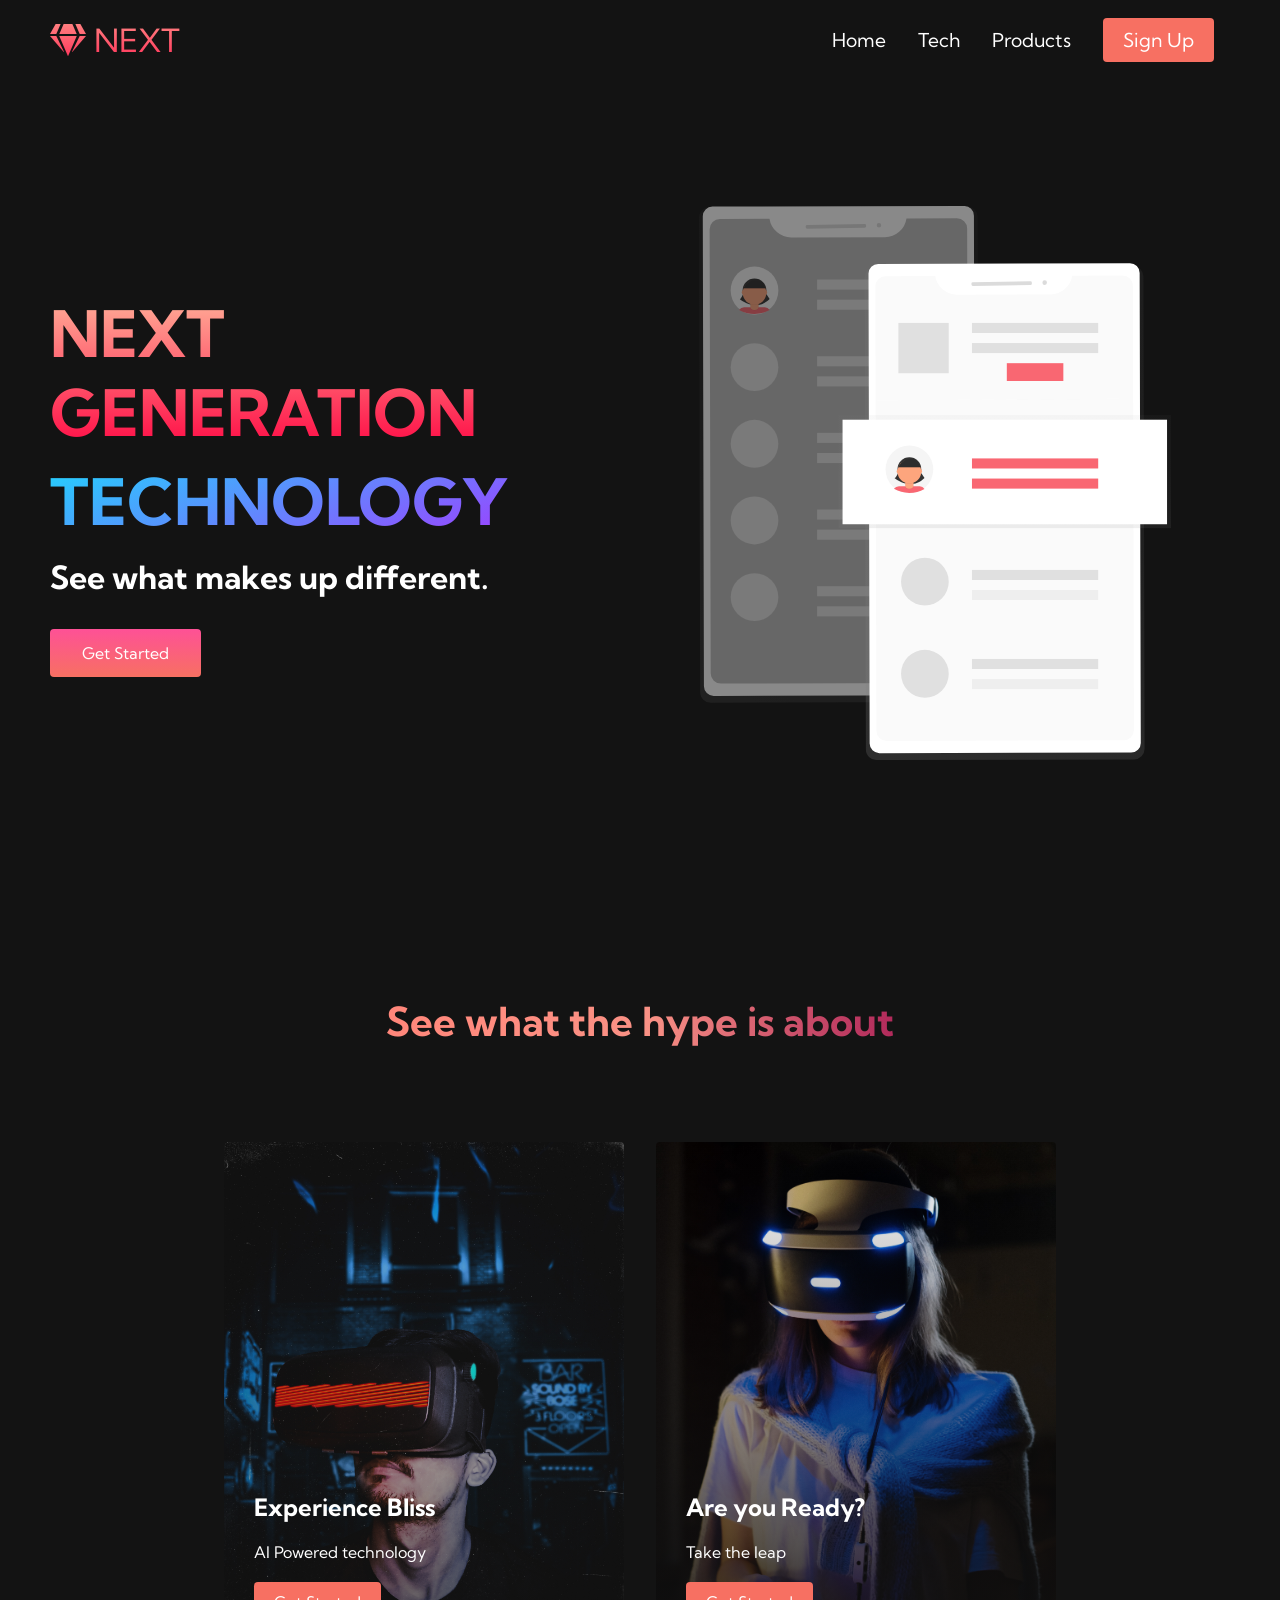
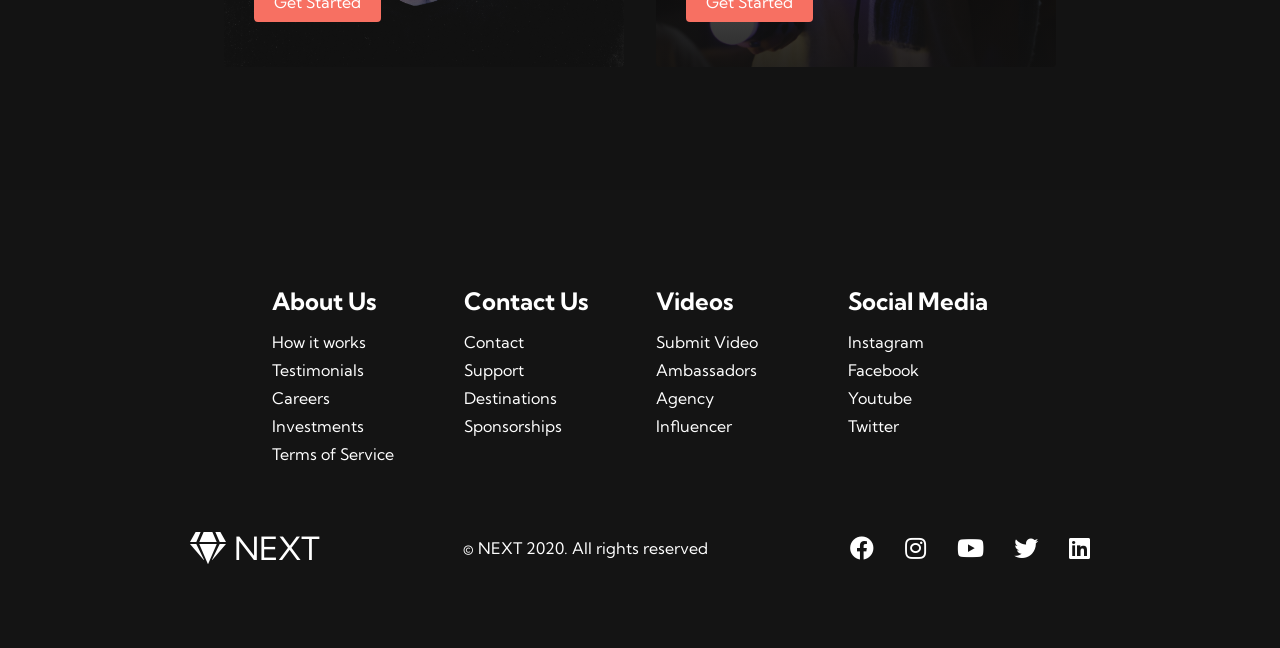
<file: Index.html>
<!DOCTYPE html>
<html lang="en">
  <head>
      
    <meta charset="UTF-8" />
    <meta name="viewport" content="width=device-width, initial-scale=1.0" />
    <title>HTML CSS Website</title>
    <link rel="stylesheet" href="stylesheet.css" />
    <link
      rel="stylesheet"
      href="https://use.fontawesome.com/releases/v5.14.0/css/all.css"
      integrity="sha384-HzLeBuhoNPvSl5KYnjx0BT+WB0QEEqLprO+NBkkk5gbc67FTaL7XIGa2w1L0Xbgc"
      crossorigin="anonymous"
    />
    <link
      href="https://fonts.googleapis.com/css2?family=Kumbh+Sans:wght@400;700&display=swap"
      rel="stylesheet"
    />
  </head>
  <body>
    <!-- Navbar Section -->
    <nav class="navbar">
      <div class="navbar__container">
        <a href="/" id="navbar__logo"><i class="fas fa-gem"></i>NEXT</a>
        <div class="navbar__toggle" id="mobile-menu">
          <span class="bar"></span> <span class="bar"></span>
          <span class="bar"></span>
        </div>
        <ul class="navbar__menu">
          <li class="navbar__item">
            <a href="/" class="navbar__links">Home</a>
          </li>
          <li class="navbar__item">
            <a href="/tech.html" class="navbar__links">Tech</a>
          </li>
          <li class="navbar__item">
            <a href="/products.html" class="navbar__links">Products</a>
          </li>
          <li class="navbar__btn"><a href="/" class="button">Sign Up</a></li>
        </ul>
      </div>
    </nav>

    <!-- Hero Section -->
    <div class="main">
      <div class="main__container">
        <div class="main__content">
          <h1>NEXT GENERATION</h1>
          <h2>TECHNOLOGY</h2>
          <p>See what makes up different.</p>
          <button class="main__btn"><a href="#">Get Started</a></button>
        </div>
        <div class="main__img--container">
          <img id="main__img" src="images/pic1.svg" />
        </div>
      </div>
    </div>

    <!-- Services Section -->
    <div class="services">
      <h1>See what the hype is about</h1>
      <div class="services__container">
        <div class="services__card">
          <h2>Experience Bliss</h2>
          <p>AI Powered technology</p>
          <button>Get Started</button>
        </div>
        <div class="services__card">
          <h2>Are you Ready?</h2>
          <p>Take the leap</p>
          <button>Get Started</button>
        </div>
      </div>
    </div>

    <!-- Footer Section -->
    <div class="footer__container">
      <div class="footer__links">
        <div class="footer__link--wrapper">
          <div class="footer__link--items">
            <h2>About Us</h2>
            <a href="/sign__up">How it works</a> <a href="/">Testimonials</a>
            <a href="/">Careers</a> <a href="/">Investments</a>
            <a href="/">Terms of Service</a>
          </div>
          <div class="footer__link--items">
            <h2>Contact Us</h2>
            <a href="/">Contact</a> <a href="/">Support</a>
            <a href="/">Destinations</a> <a href="/">Sponsorships</a>
          </div>
        </div>
        <div class="footer__link--wrapper">
          <div class="footer__link--items">
            <h2>Videos</h2>
            <a href="/">Submit Video</a> <a href="/">Ambassadors</a>
            <a href="/">Agency</a> <a href="/">Influencer</a>
          </div>
          <div class="footer__link--items">
            <h2>Social Media</h2>
            <a href="/">Instagram</a> <a href="/">Facebook</a>
            <a href="/">Youtube</a> <a href="/">Twitter</a>
          </div>
        </div>
      </div>
      <section class="social__media">
        <div class="social__media--wrap">
          <div class="footer__logo">
            <a href="/" id="footer__logo"><i class="fas fa-gem"></i>NEXT</a>
          </div>
          <p class="website__rights">© NEXT 2020. All rights reserved</p>
          <div class="social__icons">
            <a
              class="social__icon--link"
              href="/"
              target="_blank"
              aria-label="Facebook"
            >
              <i class="fab fa-facebook"></i>
            </a>
            <a
              class="social__icon--link"
              href="/"
              target="_blank"
              aria-label="Instagram"
            >
              <i class="fab fa-instagram"></i>
            </a>
            <a
              class="social__icon--link"
              href="//www.youtube.com/channel/UCsKsymTY_4BYR-wytLjex7A?view_as=subscriber"
              target="_blank"
              aria-label="Youtube"
            >
              <i class="fab fa-youtube"></i>
            </a>
            <a
              class="social__icon--link"
              href="/"
              target="_blank"
              aria-label="Twitter"
            >
              <i class="fab fa-twitter"></i>
            </a>
            <a
              class="social__icon--link"
              href="/"
              target="_blank"
              aria-label="LinkedIn"
            >
              <i class="fab fa-linkedin"></i>
            </a>
          </div>
        </div>
      </section>
    </div>
    <script src="app.js"></script>
  </body>
</html>
</file>
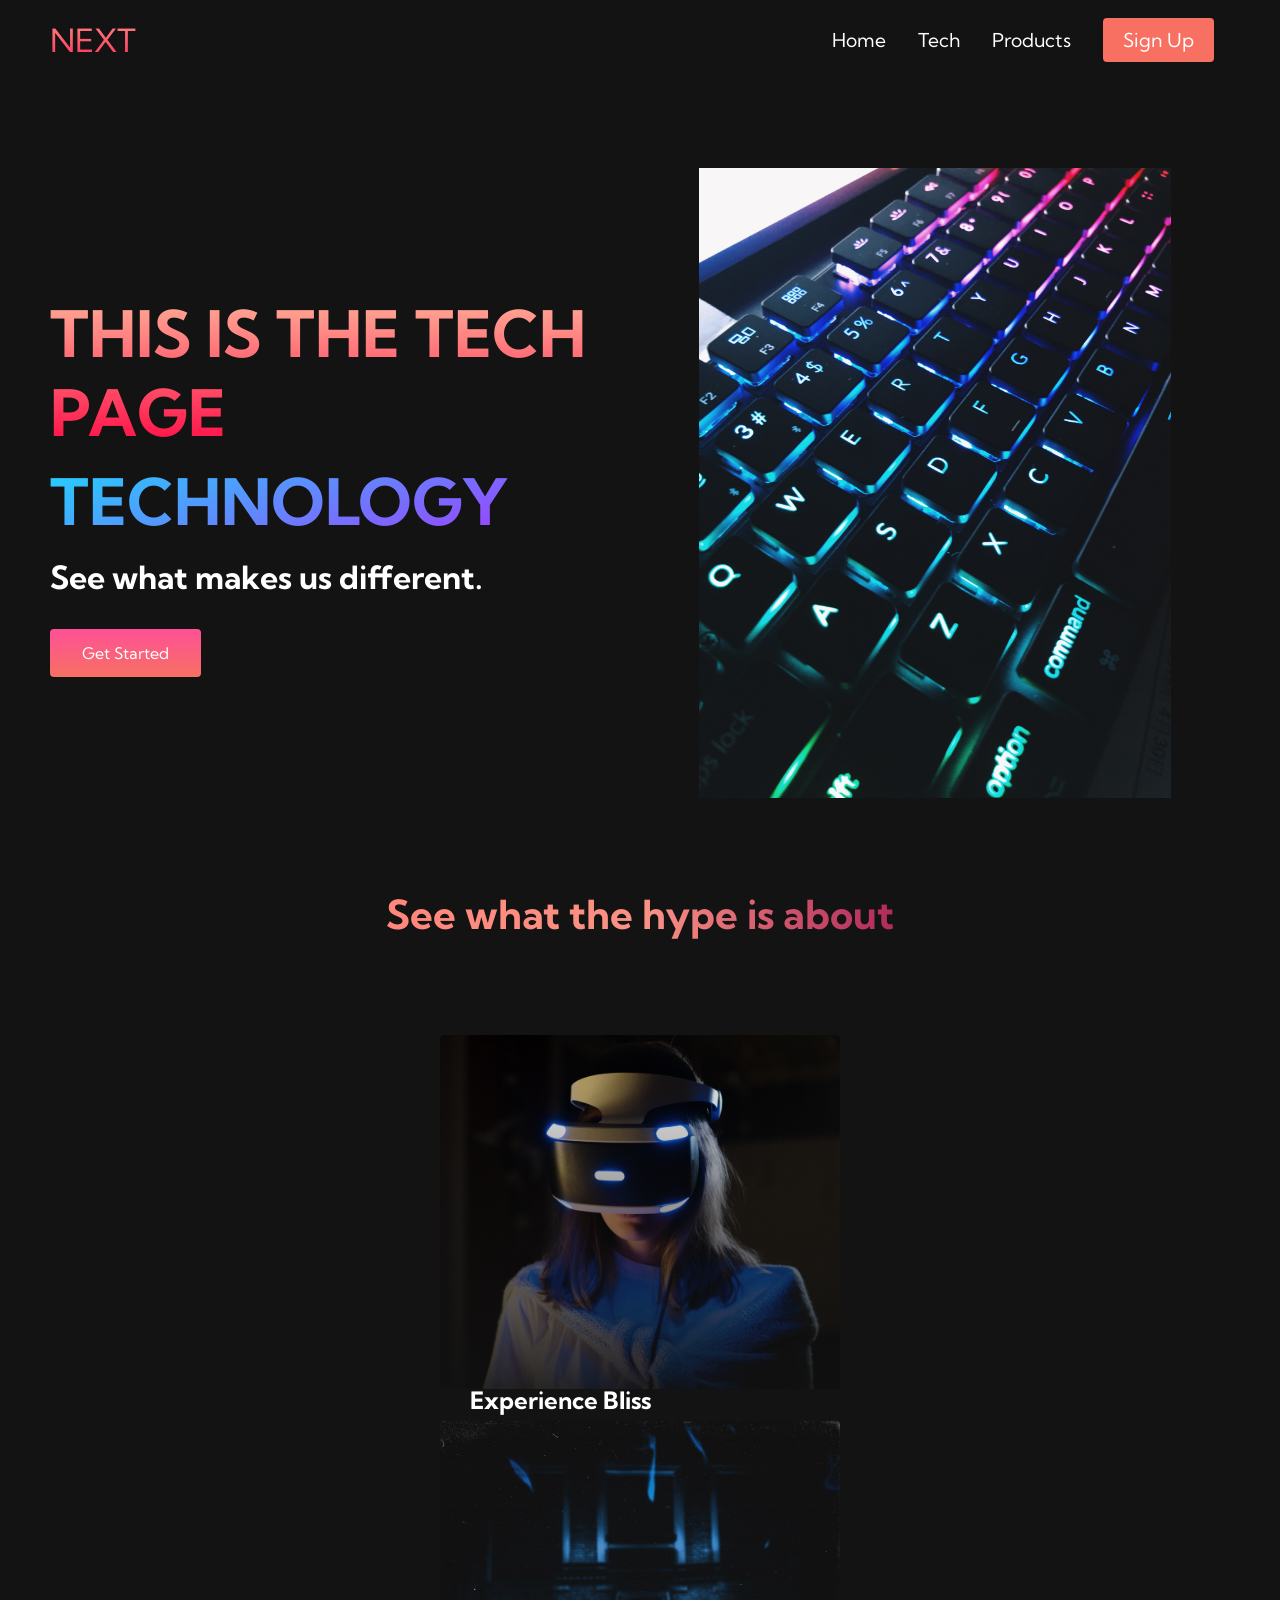
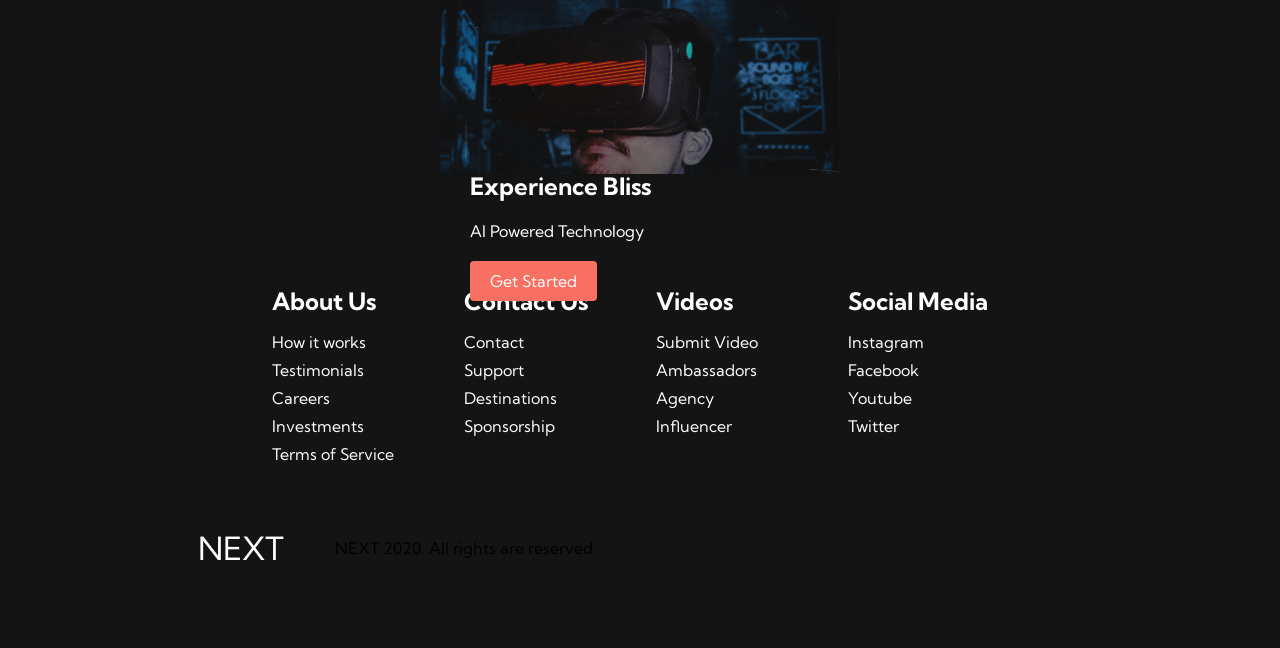
<file: tech.html>
<!DOCTYPE html>
<html lang="en">

<head>
    <meta charset="UTF-8">
    <meta http-equiv="X-UA-Compatible" content="IE=edge">
    <meta name="viewport" content="width=device-width, initial-scale=1.0">
    <title>Next Website</title>
    <link rel="stylesheet" href="stylesheet.css">
    <link rel="preconnect" href="https://fonts.googleapis.com"> 
<link rel="preconnect" href="https://fonts.gstatic.com" crossorigin> 
<link href="https://fonts.googleapis.com/css2?family=Kumbh+Sans:wght@700&display=swap" rel="stylesheet">
</head>

<body>
    <nav class="navbar"> <!-- Navbar Section-->
        <div class="navbar__container">
            <a href="/" id="navbar__logo"> NEXT</a>
            <div class="navbar__toggle" id="mobile-menu">
                <span class="bar"></span>
                <span class="bar"></span>
                <span class="bar"></span>
            </div>
            
            <ul class="navbar__menu">
                <li class="navbar__item">
                    <a href="/" class="navbar__links">Home</a>
                </li>
                <li class="navbar__item">
                    <a href="/tech.html" class="navbar__links">Tech</a>
                </li>
                <li class="navbar__item">
                    <a href="/products.html" class="navbar__links">Products</a>
                </li>
                <li class="navbar__btn">
                    <a href="/" class="button">Sign Up</a>
                </li>

            </ul>
        </div>

    </nav>


<!-- Hero Section-->
<div class="main">
    <div class="main__container">
     <div class="main__content">
        <h1>THIS IS THE TECH PAGE</h1>
        <h2>TECHNOLOGY</h2>
        <p>See what makes us different.</p>
        <button class="main__btn">
            <a href="/">
            Get Started</a>
        </button>
    </div>
        <div class="main__img--container">
            <img src="/images/pic2.jpg"
             alt="pic" id="main__img">
        </div>
    </div>
</div>


<!-- Service Section--> 
<div class="services">
    <h1>See what the hype is about</h1>
    <div class="services__card">
        <h2>Experience Bliss</h2>
        <p>AI Powered Technology</p>
        <button>Get Started</button>
    </div>
    <div class="services__card">
        <h2>Experience Bliss</h2>
        <p>AI Powered Technology</p>
        <button>Get Started</button>
    </div>
</div>

<!-- Footer Section--> 
<div class="footer__container">
    <div class="footer__links">
        <div class="footer__link--wrapper">
            <div class="footer__link--items">
                <h2>About Us</h2>
                <a href="#">How it works</a>
                <a href="#">Testimonials</a>
                <a href="#">Careers</a>
                <a href="#">Investments</a>
                <a href="#">Terms of Service</a>
            </div>
            <div class="footer__link--items">
                <h2>Contact Us</h2>
                <a href="#">Contact</a>
                <a href="#">Support</a>
                <a href="#">Destinations</a>
                <a href="#">Sponsorship</a>
            </div>
        </div>
        <div class="footer__link--wrapper">
            <div class="footer__link--items">
                <h2>Videos</h2>
                <a href="#">Submit Video</a>
                <a href="#">Ambassadors</a>
                <a href="#">Agency</a>
                <a href="#">Influencer</a>
            </div>
            <div class="footer__link--items">
                <h2>Social Media</h2>
                <a href="#">Instagram</a>
                <a href="#">Facebook</a>
                <a href="#">Youtube</a>
                <a href="#">Twitter</a>
            </div>
        </div>
    </div>
    <div class="social__media">
        <div class="social__media--wrap">
        <div class="footer__logo">
        <a href="#" id="footer__logo"><i class="fas fa-gem"></i>NEXT</a>
        </div>    
        <p> NEXT 2020. All rights are reserved</p>
        <div class="social__icons"></div>
        <a href="#" class="social__icon--link"
         target="_blank">
            <i class="fab fa-facebook"></i>
        </a>
        <a href="#" class="social__icon--link"
         target="_blank">
            <i class="fab fa-instagram"></i>
        </a>
        <a href="#" class="social__icon--link"
         target="_blank">
            <i class="fab fa-linkedin"></i>
        </a>
        <a href="#" class="social__icon--link"
         target="_blank">
            <i class="fab fa-youtube"></i>
        </a>
        </div>
    </div>
</div>

<script src="app.js"></script>
</body>

</html>
</file>
<file: stylesheet.css>
* {
  box-sizing: border-box;
  margin: 0;
  padding: 0;
  font-family: "Kumbh Sans", sans-serif;
}

.navbar {
  background: #131313;
  height: 80px;
  display: flex;
  justify-content: center;
  align-items: center;
  font-size: 1.2rem;
  position: sticky;
  top: 0;
  z-index: 999;
}

.navbar__container {
  display: flex;
  justify-content: space-between;
  height: 80px;
  z-index: 1;
  width: 100%;
  max-width: 1300px;
  margin-right: auto;
  margin-left: auto;
  padding-right: 50px;
  padding-left: 50px;
}

#navbar__logo {
  background-color: #ff8177;
  background-image: linear-gradient(to top, #ff0844 0%, #ffb199 100%);
  background-size: 100%;
  -webkit-background-clip: text;
  -moz-background-clip: text;
  -webkit-text-fill-color: transparent;
  -moz-text-fill-color: transparent;
  display: flex;
  align-items: center;
  cursor: pointer;
  text-decoration: none;
  font-size: 2rem;
}

.fa-gem {
  margin-right: 0.5rem;
}

.navbar__menu {
  display: flex;
  align-items: center;
  list-style: none;
  text-align: center;
}

.navbar__item {
  height: 80px;
}

.navbar__links {
  color: #fff;
  display: flex;
  align-items: center;
  justify-content: center;
  text-decoration: none;
  padding: 0 1rem;
  height: 100%;
}

.navbar__btn {
  display: flex;
  justify-content: center;
  align-items: center;
  padding: 0 1rem;
  width: 100%;
}

.button {
  display: flex;
  justify-content: center;
  align-items: center;
  text-decoration: none;
  padding: 10px 20px;
  height: 100%;
  width: 100%;
  border: none;
  outline: none;
  border-radius: 4px;
  background: #f77062;
  color: #fff;
}

.button:hover {
  background: #4837ff;
  transition: all 0.3s ease;
}

.navbar__links:hover {
  color: #f77062;
  transition: all 0.3s ease;
}

@media screen and (max-width: 960px) {
  .navbar__container {
    display: flex;
    justify-content: space-between;
    height: 80px;
    z-index: 1;
    width: 100%;
    max-width: 1300px;
    padding: 0;
  }

  .navbar__menu {
    display: grid;
    grid-template-columns: auto;
    margin: 0;
    width: 100%;
    position: absolute;
    top: -1000px;
    opacity: 1;
    transition: all 0.5s ease;
    height: 50vh;
    z-index: -1;
  }

  .navbar__menu.active {
    background: #131313;
    top: 100%;
    opacity: 1;
    transition: all 0.5s ease;
    z-index: 99;
    height: 50vh;
    font-size: 1.6rem;
  }

  #navbar__logo {
    padding-left: 25px;
  }

  .navbar__toggle .bar {
    width: 25px;
    height: 3px;
    margin: 5px auto;
    transition: all 0.3s ease-in-out;
    background: #fff;
  }

  .navbar__item {
    width: 100%;
  }

  .navbar__links {
    text-align: center;
    padding: 2rem;
    width: 100%;
    display: table;
  }

  .navbar__btn {
    padding-bottom: 2rem;
  }

  .button {
    display: flex;
    justify-content: center;
    align-items: center;
    width: 80%;
    height: 80px;
    margin: 0;
  }

  #mobile-menu {
    position: absolute;
    top: 20%;
    right: 5%;
    transform: translate(5%, 20%);
  }

  .navbar__toggle .bar {
    display: block;
    cursor: pointer;
  }

  #mobile-menu.is-active .bar:nth-child(2) {
    opacity: 0;
  }

  #mobile-menu.is-active .bar:nth-child(1) {
    transform: translateY(8px) rotate(45deg);
  }

  #mobile-menu.is-active .bar:nth-child(3) {
    transform: translateY(-8px) rotate(-45deg);
  }
}

/* Main Content CSS */
.main {
  background-color: #141414;
}

.main__container {
  display: grid;
  grid-template-columns: 1fr 1fr;
  align-items: center;
  justify-self: center;
  margin: 0 auto;
  height: 90vh;
  background-color: #131313;
  z-index: 1;
  width: 100%;
  max-width: 1300px;
  padding-right: 50px;
  padding-left: 50px;
}

.main__content {
  color: #fff;
  width: 100%;
}

.main__content h1 {
  font-size: 4rem;
  background-color: #ff8177;
  background-image: linear-gradient(to top, #ff0844 0%, #ffb199 100%);
  background-size: 100%;
  -webkit-background-clip: text;
  -moz-background-clip: text;
  -webkit-text-fill-color: transparent;
  -moz-text-fill-color: transparent;
}

.main__content h2 {
  font-size: 4rem;
  margin-top: 10px;
  background-color: #ff8177;
  background-image: linear-gradient(-20deg, #b721ff 0%, #21d4fd 100%);
  background-size: 100%;
  -webkit-background-clip: text;
  -moz-background-clip: text;
  -webkit-text-fill-color: transparent;
  -moz-text-fill-color: transparent;
}

.main__content p {
  margin-top: 1rem;
  font-size: 2rem;
  font-weight: 700;
}

.main__btn {
  font-size: 1rem;
  background-image: linear-gradient(to top, #f77062 0%, #fe5196 100%);
  padding: 14px 32px;
  border: none;
  border-radius: 4px;
  color: #fff;
  margin-top: 2rem;
  cursor: pointer;
  position: relative;
  transition: all 0.35s;
  outline: none;
}

.main__btn a {
  position: relative;
  z-index: 2;
  color: #fff;
  text-decoration: none;
}

.main__btn:after {
  position: absolute;
  content: "";
  top: 0;
  left: 0;
  width: 0;
  height: 100%;
  background: #4837ff;
  transition: all 0.35s;
  border-radius: 4px;
}

.main__btn:hover {
  color: #fff;
}

.main__btn:hover:after {
  width: 100%;
}

.main__img--container {
  text-align: center;
}

#main__img {
  height: 80%;
  width: 80%;
}

/* Mobile Responsive */
@media screen and (max-width: 768px) {
  .main__container {
    display: grid;
    grid-template-columns: auto;
    align-items: center;
    justify-self: center;
    width: 100%;
    margin: 0 auto;
    height: 90vh;
  }

  .main__content {
    text-align: center;
    margin-bottom: 4rem;
  }

  .main__content h1 {
    font-size: 2.5rem;
    margin-top: 2rem;
  }

  .main__content h2 {
    font-size: 3rem;
  }

  .main__content p {
    margin-top: 1rem;
    font-size: 1.5rem;
  }
}

@media screen and (max-width: 480px) {
  .main__content h1 {
    font-size: 2rem;
    margin-top: 3rem;
  }

  .main__content h2 {
    font-size: 2rem;
  }

  .main__content p {
    margin-top: 2rem;
    font-size: 1.5rem;
  }

  .main__btn {
    padding: 12px 36px;
    margin: 2.5rem 0;
  }
}

/* Services Section */
.services {
  background: #131313;
  display: flex;
  flex-direction: column;
  justify-content: center;
  align-items: center;
  height: 100vh;
}

.services h1 {
  background-color: #ff8177;
  background-image: linear-gradient(
    to right,
    #ff8177 0%,
    #ff867a 0%,
    #ff8c7f 21%,
    #f99185 52%,
    #cf556c 78%,
    #b12a5b 100%
  );
  background-size: 100%;
  -webkit-background-clip: text;
  -moz-background-clip: text;
  -webkit-text-fill-color: transparent;
  -moz-text-fill-color: transparent;
  margin-bottom: 5rem;
  font-size: 2.5rem;
}

.services__container {
  display: flex;
  justify-content: center;
  flex-wrap: wrap;
}

.services__card {
  margin: 1rem;
  height: 525px;
  width: 400px;
  border-radius: 4px;
  background-image: linear-gradient(
      to bottom,
      rgba(0, 0, 0, 0) 0%,
      rgba(17, 17, 17, 0.6) 100%
    ),
    url("/images/pic3.jpg");
  background-size: cover;
  position: relative;
  color: #fff;
}

.services__card:before {
  opacity: 0.2;
}

.services__card:nth-child(2) {
  background-image: linear-gradient(
      to bottom,
      rgba(0, 0, 0, 0) 0%,
      rgba(17, 17, 17, 0.9) 100%
    ),
    url("/images/pic4.jpg");
}

.services__card h2 {
  position: absolute;
  top: 350px;
  left: 30px;
}

.services__card p {
  position: absolute;
  top: 400px;
  left: 30px;
}

.services__card button {
  color: #fff;
  padding: 10px 20px;
  border: none;
  outline: none;
  border-radius: 4px;
  background: #f77062;
  position: absolute;
  top: 440px;
  left: 30px;
  font-size: 1rem;
}

.services__card button:hover {
  cursor: pointer;
}

.services__card:hover {
  transform: scale(1.075);
  transition: 0.2s ease-in;
  cursor: pointer;
}

@media screen and (max-width: 960px) {
  .services {
    height: 1600px;
  }

  .services h1 {
    font-size: 2rem;
    margin-top: 12rem;
  }
}

@media screen and (max-width: 480px) {
  .services {
    height: 1400px;
  }

  .services h1 {
    font-size: 1.2rem;
  }

  .services__card {
    width: 300px;
  }
}

/* Footer CSS */
.footer__container {
  background-color: #141414;
  padding: 5rem 0;
  display: flex;
  flex-direction: column;
  justify-content: center;
  align-items: center;
}

#footer__logo {
  color: #fff;
  display: flex;
  align-items: center;
  cursor: pointer;
  text-decoration: none;
  font-size: 2rem;
}

.footer__links {
  width: 100%;
  max-width: 1000px;
  display: flex;
  justify-content: center;
}

.footer__link--wrapper {
  display: flex;
}

.footer__link--items {
  display: flex;
  flex-direction: column;
  align-items: flex-start;
  margin: 16px;
  text-align: left;
  width: 160px;
  box-sizing: border-box;
}

.footer__link--items h2 {
  margin-bottom: 16px;
}

.footer__link--items > h2 {
  color: #fff;
}

.footer__link--items a {
  color: #fff;
  text-decoration: none;
  margin-bottom: 0.5rem;
}

.footer__link--items a:hover {
  color: #e9e9e9;
  transition: 0.3s ease-out;
}

/* Social Icons */
.social__icon--link {
  color: #fff;
  font-size: 24px;
}

.social__media {
  max-width: 1000px;
  width: 100%;
}

.social__media--wrap {
  display: flex;
  justify-content: space-between;
  align-items: center;
  width: 90%;
  max-width: 1000px;
  margin: 40px auto 0 auto;
}

.social__icons {
  display: flex;
  justify-content: space-between;
  align-items: center;
  width: 240px;
}

.social__logo {
  color: #fff;
  justify-self: start;
  margin-left: 20px;
  cursor: pointer;
  text-decoration: none;
  font-size: 2rem;
  display: flex;
  align-items: center;
  margin-bottom: 16px;
}

.website__rights {
  color: #fff;
}

@media screen and (max-width: 820px) {
  .footer__links {
    padding-top: 2rem;
  }

  #footer__logo {
    margin-bottom: 2rem;
  }

  .website__rights {
    margin-bottom: 2rem;
  }

  .footer__link--wrapper {
    flex-direction: column;
  }

  .social__media--wrap {
    flex-direction: column;
  }
}

@media screen and (max-width: 480px) {
  .footer__link--items {
    margin: 0;
    padding: 10px;
    width: 100%;
  }
}
</file>
